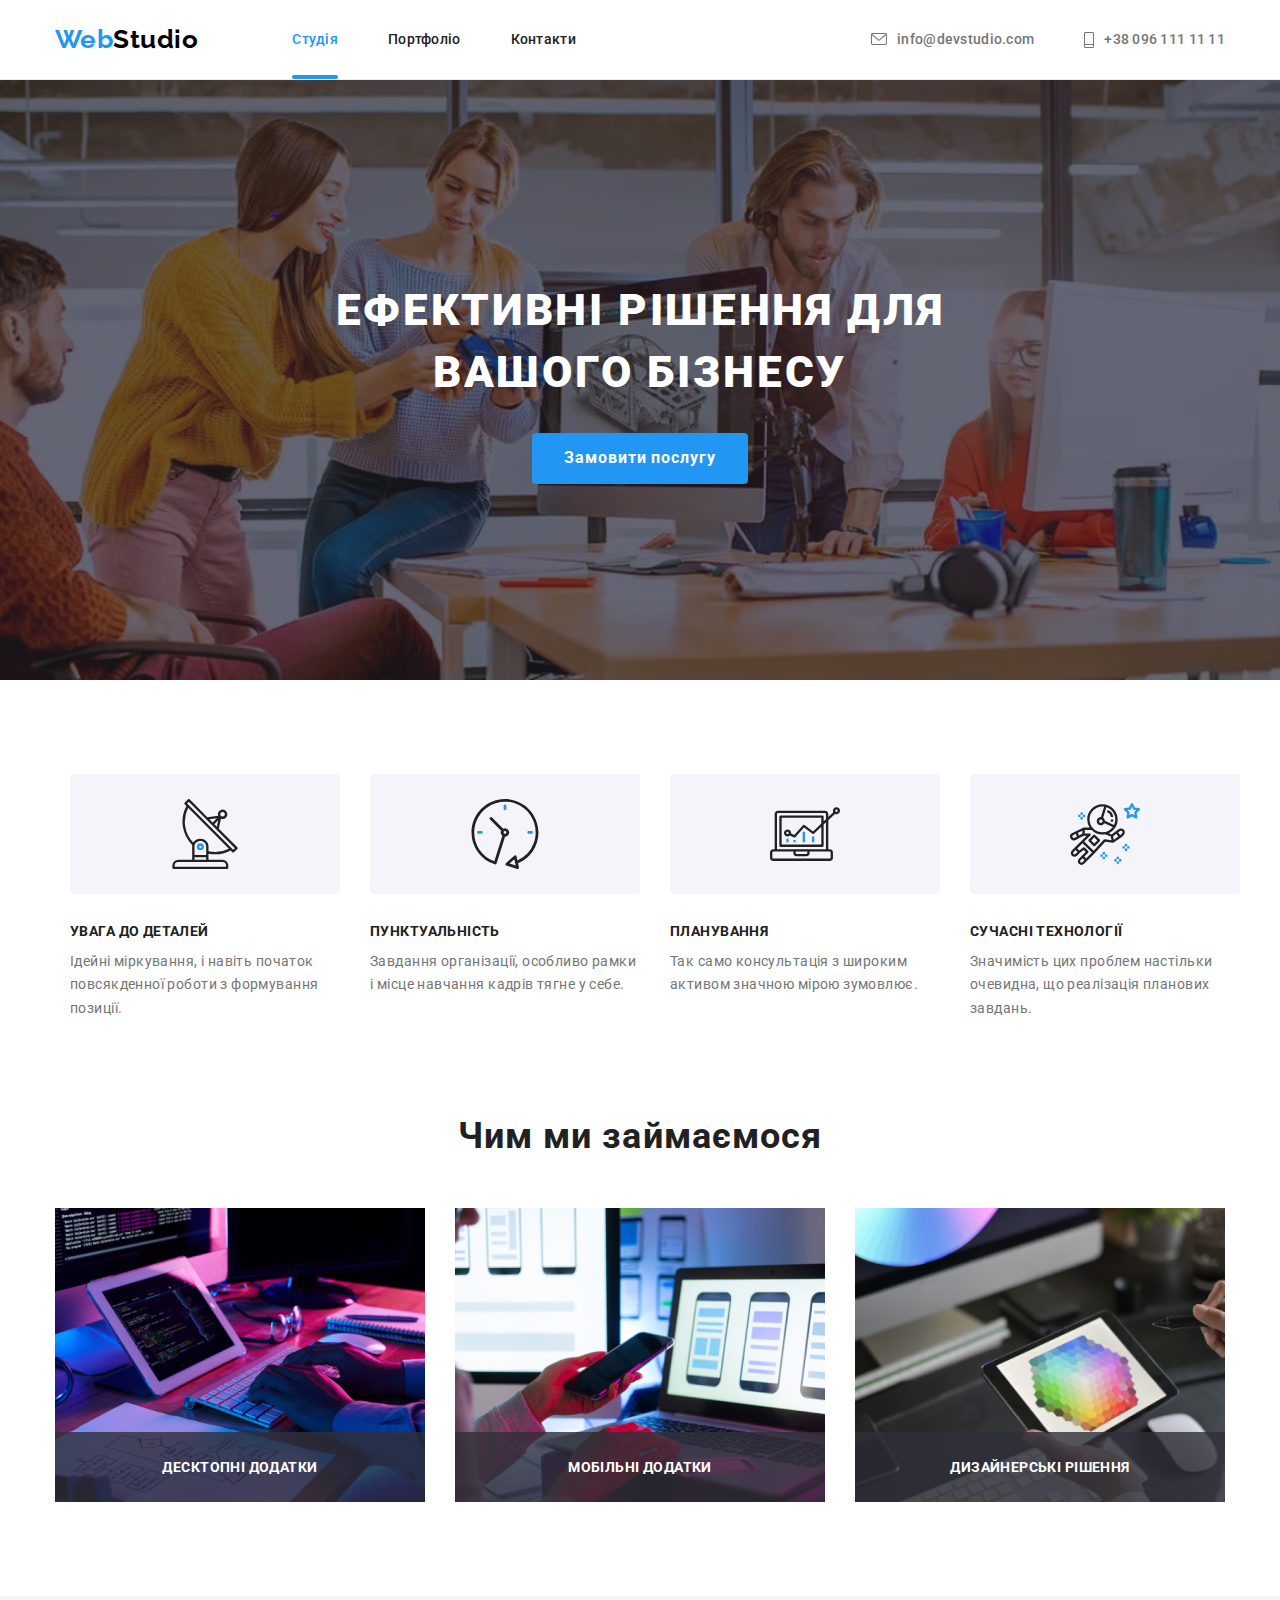
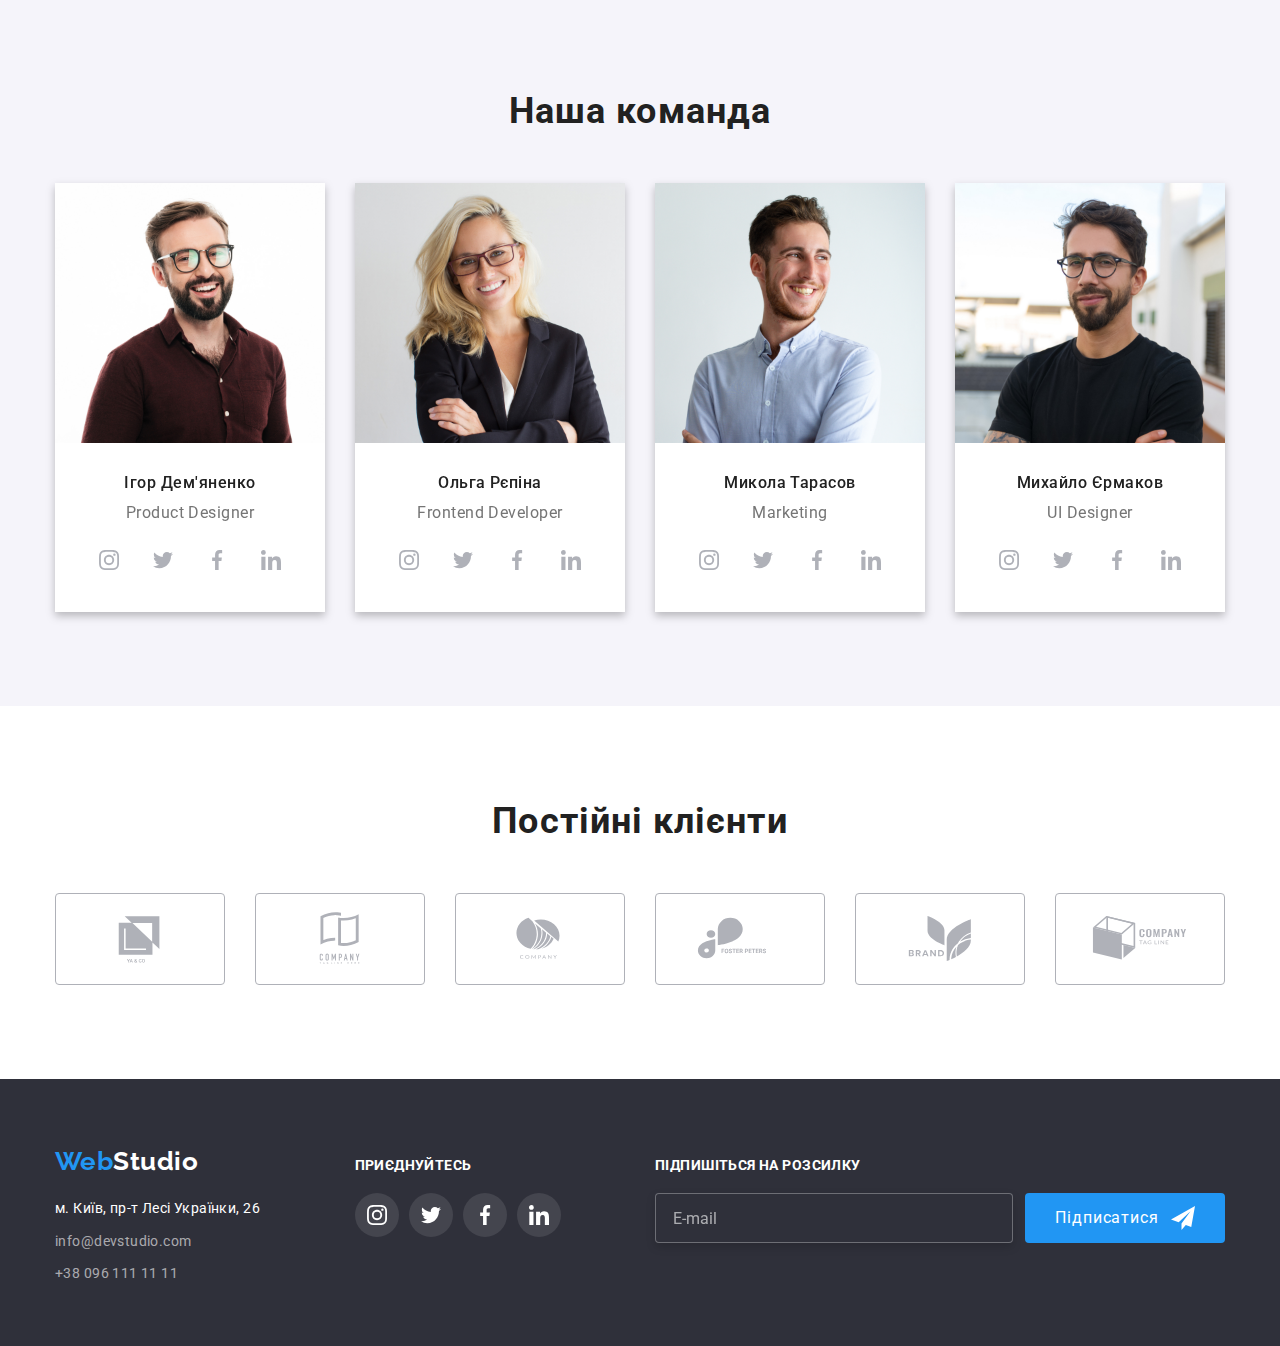
<file: index.html>
<!DOCTYPE html>
<html lang="uk">
<head>
    <meta charset="UTF-8">
    <meta http-equiv="X-UA-Compatible" content="IE=edge">
    <meta name="viewport" content="width=device-width, initial-scale=1.0">
    <title>Document</title>
    <link href="https://fonts.googleapis.com/css2?family=Raleway:wght@700&family=Roboto:wght@400;500;700;900&display=swap"
        rel="stylesheet">
    <link rel="stylesheet" href="https://cdnjs.cloudflare.com/ajax/libs/modern-normalize/1.0.0/modern-normalize.min.css">
    <link rel="stylesheet" href="./CSS/style.css">
</head>  
<body class="body">                              
    <header  class="page-header">
        <div class="container page-header-container">
                <a class="logo-link" href="./index.html">Web<span class="logo-header">Studio</span></a>
            <nav class="page-navigation">
                <ul class="site-nav list page-navigation">
                    <li class="nav-link"><a class="link current" href="">Студія</a></li>
                    <li class="nav-link"><a class="link " href="./portfolio.html">Портфоліо</a></li>
                    <li class="nav-link"><a class="link" href="">Контакти</a></li>
                </ul>
            </nav>
            <ul class="auth-nav list">
                <li><a class="link link-env" href="info@devstudio.com">
                    <svg class="icon-envelope" width="16px" height="12px">
                        <use href="./images/sprite22.svg#icon-mail"></use>
                    </svg>
                    info@devstudio.com</a></li>
                <li><a class="link link-fone" href="+380961111111">
                    <svg class="icon-fone" width="10px" height="16px">
                        <use href="./images/sprite22.svg#icon-fone1"></use>
                    </svg>
                    +38 096 111 11 11</a></li>
            </ul>
        </div>
    </header>

    <main>
        <section class="section-hero">
            <div class="container container-hero">
                <h1 class="hero">Ефективні рішення для вашого бізнесу</h1>
                <button data-modal-open class="button primary" type="button">Замовити послугу</button>
            </div>
        </section>
    
            <!-- h2 hidden -->
        
        <section class="section section-feature">
            <div class="container container-feature">
               
                <h2 class="visually-hidden">Переваги компанії</h2>
                <ul class="feature-list">
                    <li class="feature-item">
                        <div class="feature-icon-bg">
                            <svg class="feature-icon" width="70px" height="70px">
                                <use href="./images/sprite22.svg#icon-antenna" ></use>
                            </svg>
                        </div>
                        <h3 class="title">УВАГА ДО ДЕТАЛЕЙ</h3>
                        <p class="text">Ідейні міркування, і навіть початок повсякденної роботи з формування позиції.</p>
                    </li>
                    <li class="feature-item icon-clock">
                        <div class="feature-icon-bg">
                            <svg class="feature-icon" width="70px" height="70px">
                                <use href="./images/sprite22.svg#icon-clock" ></use>
                            </svg>
                        </div>
                        <h3 class="title">ПУНКТУАЛЬНІСТЬ</h3>
                        <p class="text">Завдання організації, особливо рамки і місце навчання кадрів тягне у себе.</p>
                    </li>
                    <li class="feature-item icon-diagram">
                        <div class="feature-icon-bg">
                            <svg class="feature-icon" width="70px" height="70px">
                                <use href="./images/sprite22.svg#icon-diagram" ></use>
                            </svg>
                        </div>
                        <h3 class="title">ПЛАНУВАННЯ</h3>
                        <p class="text">Так само консультація з широким активом значною мірою зумовлює.</p>
                    </li>
                    <li class="feature-item icon-astronaut">
                        <div class="feature-icon-bg">
                            <svg class="feature-icon" width="70px" height="70px">
                                <use href="./images/sprite22.svg#icon-astronaut" ></use>
                            </svg>
                        </div>
                        <h3 class="title">СУЧАСНІ ТЕХНОЛОГІЇ</h3>
                        <p class="text">Значимість цих проблем настільки очевидна, що реалізація планових завдань.</p>
                    </li>
                </ul>
            </div>
        </section>
        
        <section class="section section-images">
            <div class="container">
                <h2 class="section-title">Чим ми займаємося</h2>
                <ul class="section-images-foto">
                    <li>
                        <div class="images">
                            <img src="./images/img1.jpg" alt="екран з кодом" width="370">
                            <p class="images-text">Десктопні додатки</p>
                        </div>
                        
                    </li>
                    <li>
                        <div class="images">
                            <img src="./images/img2.jpg" alt="екран з мобільними телефонами" width="370">
                            <p class="images-text">Мобільні додатки</p>
                        </div>
                        
                    </li>
                    <li>
                        <div class="images">
                            <img src="./images/img3.jpg" alt="екран з графічним зображенням" width="370">
                            <p class="images-text">Дизайнерські рішення</p>
                        </div>
                        
                    </li>
                </ul>
            </div>
        </section>
       
        <section class="section section-team">
            <div class="container container-team">
                <h2 class="section-title">Наша команда</h2>
                <ul class="team">
                    <li class="team-list">
                        <img src="./images/img(1).jpg" alt="фото ігоря дем'яненко" width="270">
                        <div class="team-content">
                            <h3 class="title">Ігор Дем'яненко</h3>
                            <p class="text">Product Designer</p>
                            <ul class="net-list">
                                <li class="net-item"><a href="" class="net-link">
                                    <svg class="net-icon" width="20px" height="20px">
                                        <use href="./images/sprite22.svg#icon-instagram"></use> 
                                    </svg>
                                </a>
                                </li>
                                <li class="net-item"><a href="" class="net-link">
                                    <svg class="net-icon" width="20px" height="20px">
                                        <use href="./images/sprite22.svg#icon-twitter"></use>
                                    </svg>
                                </a></li>
                                <li class="net-item"><a href="" class="net-link">
                                    <svg class="net-icon" width="20px" height="20px">
                                        <use href="./images/sprite22.svg#icon-facebook"></use>
                                    </svg>
                                </a></li>
                                <li class="net-item"><a href="" class="net-link">
                                    <svg class="net-icon" width="20px" height="20px">
                                        <use href="./images/sprite22.svg#icon-linkedin"></use>
                                    </svg>
                                </a></li>
                            </ul>
                        </div>
                        
                    </li>
                    <li class="team-list">
                        <img src="./images/img(2).jpg" alt="фото ольги репіної" width="270">
                        <div class="team-content">
                        <h3 class="title">Ольга Рєпіна</h3>
                        <p class="text">Frontend Developer</p>  
                        <ul class="net-list">
                            <li class="net-item"><a href="" class="net-link">
                                    <svg class="net-icon" width="20px" height="20px">
                                        <use href="./images/sprite22.svg#icon-instagram"></use>
                                    </svg>
                                </a>
                            </li>
                            <li class="net-item"><a href="" class="net-link">
                                    <svg class="net-icon" width="20px" height="20px">
                                        <use href="./images/sprite22.svg#icon-twitter"></use>
                                    </svg>
                                </a></li>
                            <li class="net-item"><a href="" class="net-link">
                                    <svg class="net-icon" width="20px" height="20px">
                                        <use href="./images/sprite22.svg#icon-facebook"></use>
                                    </svg>
                                </a></li>
                            <li class="net-item"><a href="" class="net-link">
                                    <svg class="net-icon" width="20px" height="20px">
                                        <use href="./images/sprite22.svg#icon-linkedin"></use>
                                    </svg>
                                </a></li>
                        </ul>
                        </div>
                        
                    </li>
                    <li class="team-list">
                        <img src="./images/img(3).jpg" alt="фото миколи тарасова" width="270">
                        <div class="team-content">
                        <h3 class="title">Микола Тарасов</h3>
                        <p class="text">Marketing</p>
                        <ul class="net-list">
                            <li class="net-item"><a href="" class="net-link">
                                    <svg class="net-icon" width="20px" height="20px">
                                        <use href="./images/sprite22.svg#icon-instagram"></use>
                                    </svg>
                                </a>
                            </li>
                            <li class="net-item"><a href="" class="net-link">
                                    <svg class="net-icon" width="20px" height="20px">
                                        <use href="./images/sprite22.svg#icon-twitter"></use>
                                    </svg>
                                </a></li>
                            <li class="net-item"><a href="" class="net-link">
                                    <svg class="net-icon" width="20px" height="20px">
                                        <use href="./images/sprite22.svg#icon-facebook"></use>
                                    </svg>
                                </a></li>
                            <li class="net-item"><a href="" class="net-link">
                                    <svg class="net-icon" width="20px" height="20px">
                                        <use href="./images/sprite22.svg#icon-linkedin"></use>
                                    </svg>
                                </a></li>
                        </ul>
                        </div>
                    </li>
                    <li class="team-list">
                        <img src="./images/img(4).jpg" alt="фото михайла єрмакова" width="270">
                        <div class="team-content">
                        <h3 class="title">Михайло Єрмаков</h3>
                        <p class="text">UI Designer</p>
                        <ul class="net-list">
                            <li class="net-item"><a href="" class="net-link">
                                    <svg class="net-icon" width="20px" height="20px">
                                        <use href="./images/sprite22.svg#icon-instagram"></use>
                                    </svg>
                                </a>
                            </li>
                            <li class="net-item"><a href="" class="net-link">
                                    <svg class="net-icon" width="20px" height="20px">
                                        <use href="./images/sprite22.svg#icon-twitter"></use>
                                    </svg>
                                </a></li>
                            <li class="net-item"><a href="" class="net-link">
                                    <svg class="net-icon" width="20px" height="20px">
                                        <use href="./images/sprite22.svg#icon-facebook"></use>
                                    </svg>
                                </a></li>
                            <li class="net-item"><a href="" class="net-link">
                                    <svg class="net-icon" width="20px" height="20px">
                                        <use href="./images/sprite22.svg#icon-linkedin"></use>
                                    </svg>
                                </a></li>
                        </ul>
                        </div>
                        
                    </li>
                </ul>
            </div>
        </section>
        <section class="section section-client">
            <div class="container">
                <h2 class="section-title">Постійні клієнти</h2>
                <ul class="client-list">
                    <li class="client-item"><a href="" class="client-link">
                        <svg class="icon-client" width="106px" height="60px">
                            <use href="./images/sprite22.svg#icon-logo1"></use>
                        </svg>
                    </a></li>
                    <li class="client-item"><a href="" class="client-link">
                        <svg class="icon-client" width="106px" height="60px">
                            <use href="./images/sprite22.svg#icon-logo2"></use>
                        </svg>
                    </a></li>
                    <li class="client-item"><a href="" class="client-link">
                        <svg class="icon-client" width="106px" height="60px">
                            <use href="./images/sprite22.svg#icon-logo3"></use>
                        </svg>
                    </a></li>
                    <li class="client-item"><a href="" class="client-link">
                        <svg class="icon-client" width="106px" height="60px">
                            <use href="./images/sprite22.svg#icon-logo4"></use>
                        </svg>
                    </a></li>  
                    <li class="client-item"><a href="" class="client-link">
                        <svg class="icon-client" width="106px" height="60px">
                            <use href="./images/sprite22.svg#icon-logo5"></use>
                        </svg>
                    </a></li>
                    <li class="client-item"><a href="" class="client-link">
                        <svg class="icon-client" width="106px" height="60px">
                            <use href="./images/sprite22.svg#icon-logo6"></use>
                        </svg>
                    </a></li>
                </ul>
            </div>

        </section>
     </main>

    <footer class="footer">
        <div class="container footer-container">
            <div class="footer-adress">
                <a class="logo-link" href="./index.html">Web<span class="logo-header">Studio</span></a>
                <address>
                    <ul class="contact">
                        <li><a class="adress" href="https://www.google.com.ua/m" target="_blank" rel="noopener noreferrer">м.
                                Київ, пр-т Лесі Українки, 26</a></li>
                        <li><a class="link-footer" href="info@devstudio.com">info@devstudio.com</a></li>
                        <li><a class="link-footer" href="+380961111111">+38 096 111 11 11</a></li>
                    </ul>
                </address>
            </div>
            <div class="footer-net">
                <h4 class="footer-title">приєднуйтесь</h4> 
                <ul class="net-list-footer">
                    <li class="net-item"><a href="" class="net-link-footer">
                            <svg class="footer-icon" width="20px" height="20px">
                                <use href="./images/sprite22.svg#icon-instagram"></use>
                            </svg>
                        </a>
                    </li>
                    <li class="net-item"><a href="" class="net-link-footer">
                            <svg class="footer-icon" width="20px" height="20px">
                                <use href="./images/sprite22.svg#icon-twitter"></use>
                            </svg>
                        </a></li>
                    <li class="net-item"><a href="" class="net-link-footer">
                            <svg class="footer-icon" width="20px" height="20px">
                                <use href="./images/sprite22.svg#icon-facebook"></use>
                            </svg>
                        </a></li>
                    <li class="net-item"><a href="" class="net-link-footer">
                            <svg class="footer-icon" width="20px" height="20px">
                                <use href="./images/sprite22.svg#icon-linkedin"></use>
                            </svg>
                        </a></li>
                </ul>
            </div>
            <div class="footer-form-send">
                <p class="footer-text">Підпишіться на розсилку</p>
                <form class="form-footer">
                    <label for="email"></label>
                    <input type="email" name="email" id="email" placeholder="E-mail">
                    <button class="button-footer" type="submit">Підписатися <svg width="24px" height="24px">
                            <use href="./images/sprite22.svg#icon-icon-send"></use>
                        </svg></button>
                </form>
            </div>
        </div>
     </footer>


    <div data-modal class="backdrop is-hidden">
        <div class="modal">
            <button type="button" class="close-button" data-modal-close>
                <svg class="icon-close" width="18px" height="18px">
                    <use href="./images/sprite22.svg#icon-close"></use>
                </svg>
            </button>
            <div class="modal-activ">
                <h2 class="modal-title">Залиште свої дані, ми вам передзвонимо</h2>
                <form class="" action="">
                    <div class="form-field">
                        <label class="form-label" for="name">Ім'я</label>
                            <div class="form-control">
                                <input class="form-input" type="text" name="user name" id="name">
                                <svg class="form-icon" width="18px" height="18px">
                                    <use href="./images/sprite22.svg#icon-person-black-18dp-1"></use>
                                </svg>
                            </div>        
                    </div>

                    <div class="form-field">
                        <label class="form-label" for="phone">Телефон</label>
                            <div class="form-control">
                                <input class="form-input" type="tel" name="user phone" id="phone">
                                <svg class="form-icon" width="18px" height="18px">
                                    <use href="./images/sprite22.svg#icon-phone-black-18dp-1"></use>
                                </svg>
                            </div>    
                    </div>

                    <div class="form-field">
                        <label class="form-label" for="email">Пошта</label>
                            <div class="form-control">
                                <input class="form-input" type="email" name="user email" id="email">
                                <svg class="form-icon" width="18px" height="18px">
                                    <use href="./images/sprite22.svg#icon-email-black-18dp-1"></use>
                                </svg>
                            </div>    
                    </div>

                    <label class="form-label" for="comment">Коментар</label>
                    <textarea class="form-textarea" name="comment" id="comment" placeholder="Введіть текст"></textarea>
                      
                    <label class="checkbox-label" for="idcheckbox">
                        <input class="checkbox-input visually-hidden" name="user-polisy" value="accept-polisy" id="idcheckbox" type="checkbox"/>
                        <svg class="accept-icon-svg" width="20px" height="20px">
                            <use href="./images/sprite22.svg#icon-Vector-7"></use>
                        </svg>   
                        <span class="accept-text">Погоджуюся з розсилкою та приймаю</span>
                        <a class="form-checkbox-link" href="#">Умови договору</a>
                    </label>

                        <button class="send-button" type="submit">Відправити</button>

                </form>
            </div>
        </div>
    </div>
    
        <script src="./js/modal.js"></script>
    </body>
</body>
</html>
</file>
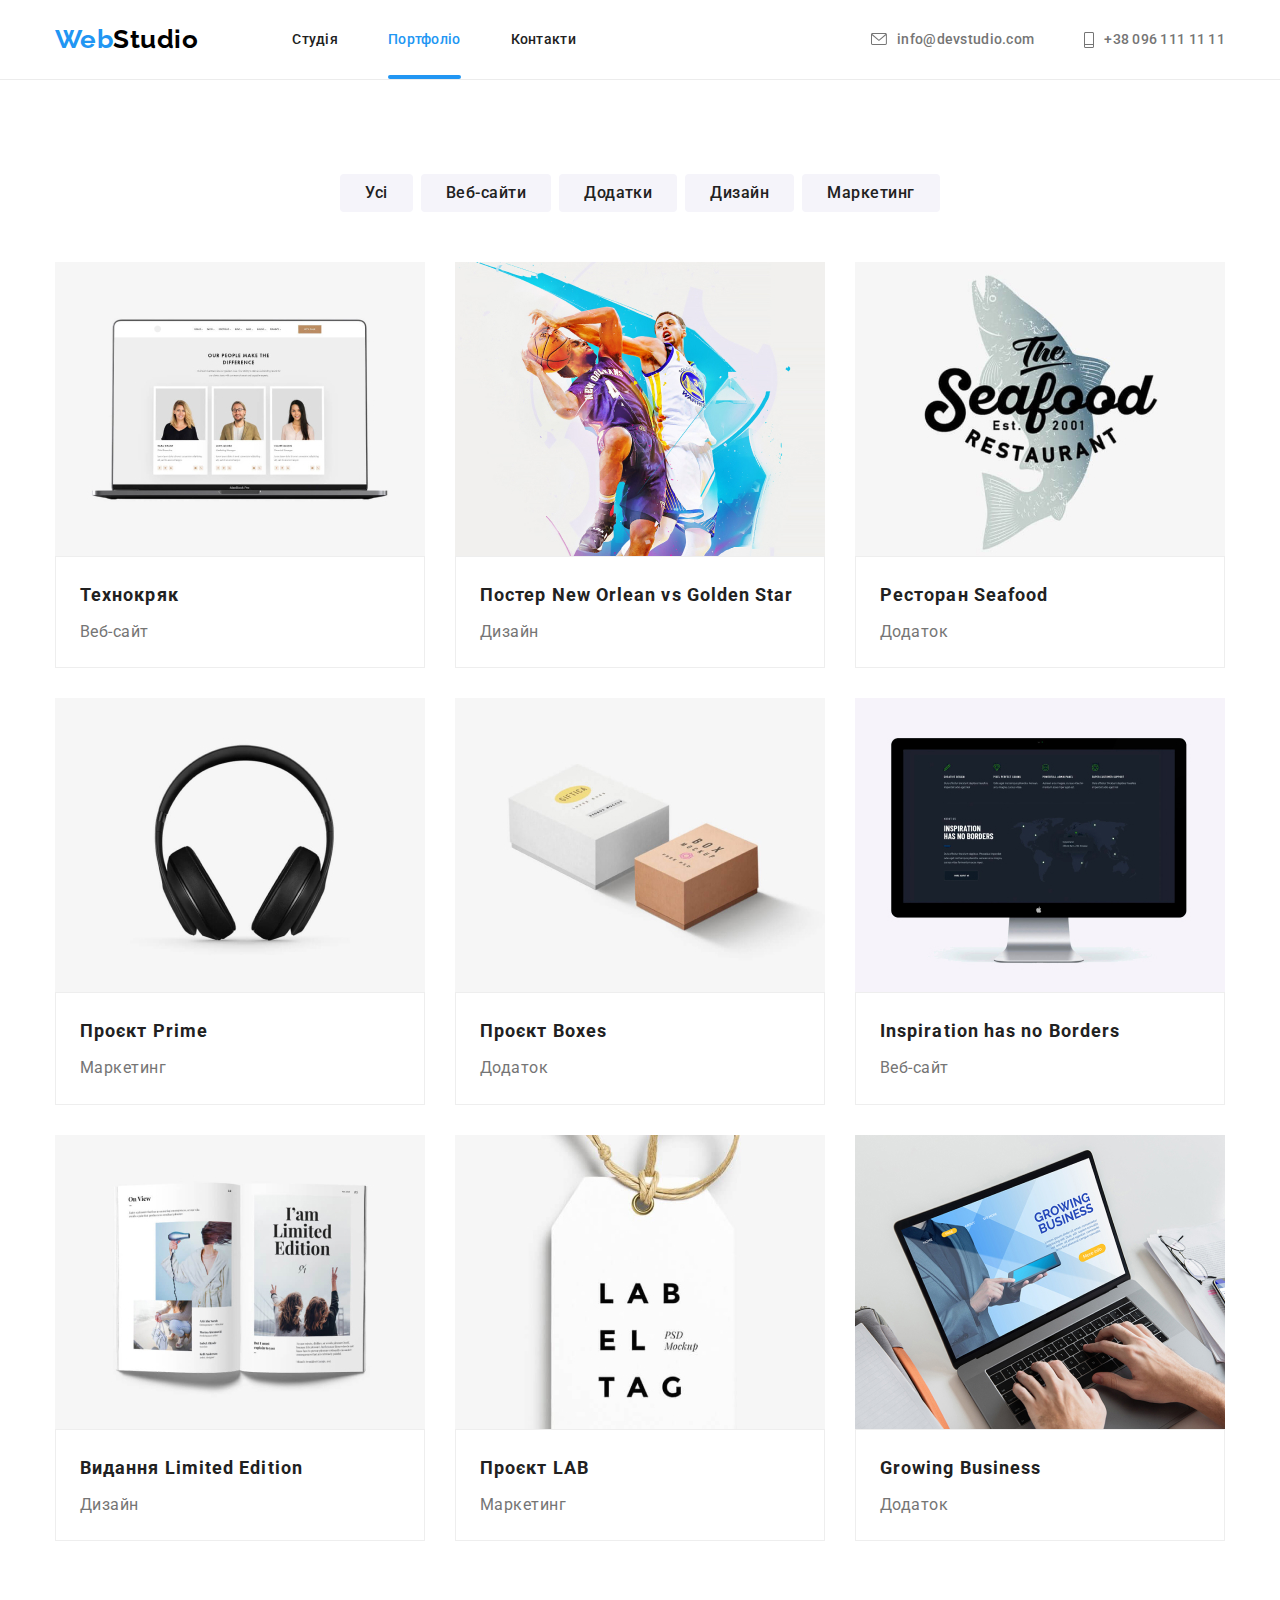
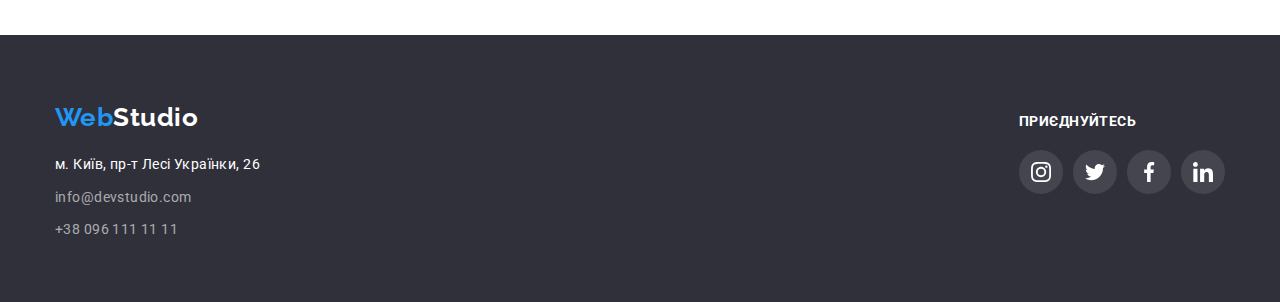
<file: portfolio.html>
<!DOCTYPE html>
<html lang="uk">

<head>
    <meta charset="UTF-8">
    <meta http-equiv="X-UA-Compatible" content="IE=edge">
    <meta name="viewport" content="width=device-width, initial-scale=1.0">
    <title>Document</title>
    <link 
        href="https://fonts.googleapis.com/css2?family=Raleway:wght@700&family=Roboto:wght@400;500;700;900&display=swap"
        rel="stylesheet">
    <link rel="stylesheet" href="https://cdnjs.cloudflare.com/ajax/libs/modern-normalize/1.0.0/modern-normalize.min.css">

    <link rel="stylesheet" href="./CSS/style.css">
</head>

<body class="body">
    <header class="page-header">
        <div class="container page-header-container">
            <a class="logo-link" href="./index.html">Web<span class="logo-header">Studio</span></a>
            <nav class="page-navigation">
                <ul class="site-nav list page-navigation">
                    <li class="nav-link"><a class="link" href="./index.html">Студія</a></li>
                    <li class="nav-link"><a class="link current" href="">Портфоліо</a></li>
                    <li class="nav-link"><a class="link" href="">Контакти</a></li>
                </ul>
            </nav>
            <ul class="auth-nav list">
                <li><a class="link link-env" href="info@devstudio.com">
                    <svg class="icon-envelope" width="16px" height="12px">
                        <use href="./images/sprite22.svg#icon-mail"></use>
                    </svg>
                    info@devstudio.com</a></li>
                <li><a class="link link-fone" href="+380961111111">
                    <svg class="icon-fone" width="10px" height="16px">
                        <use href="./images/sprite22.svg#icon-fone1"></use>
                    </svg>
                    +38 096 111 11 11</a></li>
            </ul>
        </div>
    </header>
    
    <main>
        <section class="section">
            <div class="container">
            <h1 class="visually-hidden">Портфоліо</h1>
                <ul class="filter-btn">
                    <li><button class="button filter" type="button">Усі</button></li>
                    <li><button class="button filter" type="button">Веб-сайти</button></li>
                    <li><button class="button filter" type="button">Додатки</button></li>
                    <li><button class="button filter" type="button">Дизайн</button></li>
                    <li><button class="button filter" type="button">Маркетинг</button></li>
                </ul>
            </div>

            <div class="container">
                <ul class="filter-content">
                    <li>
                        <a class="foto-content" href="">
                            <div class="thumb">
                                <img src="./images/img(5).jpg" alt="співробітники компанії" width="370" />
                                <div class="overlay">
                                    <p class="overlay-text">Ресурс пропонує комплексні пропозиції з різним рівнем функціоналу та сервісів. Все це
                                    дозволить відвідувачу отримати вичерпні відомості про компанію чи приватну особу.</p>
                                </div>
                            </div>
                            <div class="portfolio-content">
                                <h3 class="title-portfolio">Технокряк</h3>
                                <p class="text-portfolio">Веб-сайт</p>
                            </div>
                        </a>
                    </li>
                
                    <li>
                        <a class="foto-content" href="">
                            <div class="thumb">
                                <img src="./images/img(6).jpg" alt="баскетболісти" width="370" />
                                <div class="overlay">
                                    <p class="overlay-text">Ресурс пропонує комплексні пропозиції з різним рівнем функціоналу та сервісів. Все це
                                        дозволить відвідувачу отримати вичерпні відомості про компанію чи приватну особу.</p>
                                </div>
                            </div>
                            <div class="portfolio-content">
                                <h3 class="title-portfolio">Постер New Orlean vs Golden Star</h3>
                                <p class="text-portfolio">Дизайн</p>
                            </div>
                        </a>
                    </li>
                    
                    <li>
                        <a class="foto-content" href="">
                            <div class="thumb">
                                <img src="./images/img(7).jpg" alt="логотип ресторана" width="370" />
                                <div class="overlay">
                                    <p class="overlay-text">Ресурс пропонує комплексні пропозиції з різним рівнем функціоналу та сервісів. Все це
                                        дозволить відвідувачу отримати вичерпні відомості про компанію чи приватну особу.</p>
                                </div>
                            </div>
                            <div class="portfolio-content">
                                <h3 class="title-portfolio">Ресторан Seafood</h3>
                                <p class="text-portfolio">Додаток</p>
                            </div>
                        </a>
                    </li>
                   
                    <li>
                        <a class="foto-content" href="">
                            <div class="thumb">
                                <img src="./images/img(8).jpg" alt="навушники" width="370" />
                                <div class="overlay">
                                    <p class="overlay-text">Ресурс пропонує комплексні пропозиції з різним рівнем функціоналу та сервісів. Все це
                                        дозволить відвідувачу отримати вичерпні відомості про компанію чи приватну особу.</p>
                                </div>
                            </div>
                            <div class="portfolio-content">
                                <h3 class="title-portfolio">Проєкт Prime</h3>
                                <p class="text-portfolio">Маркетинг</p>
                            </div>
                        </a>
                    </li>
                   
                    <li>
                        <a class="foto-content" href="">
                            <div class="thumb">
                                <img src="./images/img(9).jpg" alt="дві коробки" width="370" />
                                <div class="overlay">
                                    <p class="overlay-text">Ресурс пропонує комплексні пропозиції з різним рівнем функціоналу та сервісів. Все
                                        це
                                        дозволить відвідувачу отримати вичерпні відомості про компанію чи приватну особу.</p>
                                </div>
                            </div>
                            <div class="portfolio-content">
                                <h3 class="title-portfolio">Проєкт Boxes</h3>
                                <p class="text-portfolio">Додаток</p>
                            </div>
                        </a>
                    </li>
                    
                    <li>
                        <a class="foto-content" href="">
                            <div class="thumb">
                                <img src="./images/img(10).jpg" alt="монітор" width="370" />
                                <div class="overlay">
                                    <p class="overlay-text">Ресурс пропонує комплексні пропозиції з різним рівнем функціоналу та сервісів. Все це
                                        дозволить відвідувачу отримати вичерпні відомості про компанію чи приватну особу.</p>
                                </div>
                            </div>
                            <div class="portfolio-content">
                                <h3 class="title-portfolio">Inspiration has no Borders</h3>
                                <p class="text-portfolio">Веб-сайт</p>
                            </div>
                        </a>
                    </li>
                    
                    <li>
                        <a class="foto-content" href="">
                            <div class="thumb">
                                <img src="./images/img(11).jpg" alt="розгортка журналу" width="370" />
                                <div class="overlay">
                                    <p class="overlay-text">Ресурс пропонує комплексні пропозиції з різним рівнем функціоналу та сервісів. Все це
                                        дозволить відвідувачу отримати вичерпні відомості про компанію чи приватну особу.</p>
                                </div>
                            </div>
                            <div class="portfolio-content">
                                <h3 class="title-portfolio">Видання Limited Edition</h3>
                                <p class="text-portfolio">Дизайн</p>
                            </div>
                        </a>
                    </li>
                    
                   <li>
                    <a class="foto-content" href="">
                        <div class="thumb">
                            <img src="./images/img(12).jpg" alt="ярлик" width="370" />
                            <div class="overlay">
                                <p class="overlay-text">Ресурс пропонує комплексні пропозиції з різним рівнем функціоналу та сервісів. Все це
                                    дозволить відвідувачу отримати вичерпні відомості про компанію чи приватну особу.</p>
                            </div>
                        </div>
                        <div class="portfolio-content">
                            <h3 class="title-portfolio">Проєкт LAB</h3>
                            <p class="text-portfolio">Маркетинг</p>
                        </div>
                    </a>
                   </li>
                    
                    <li>
                        <a class="foto-content" href="">
                            <div class="thumb">
                                <img src="./images/img(13).jpg" alt="набір на ноутбуці" width="370" />
                                <div class="overlay">
                                    <p class="overlay-text">Ресурс пропонує комплексні пропозиції з різним рівнем функціоналу та сервісів. Все це
                                        дозволить відвідувачу отримати вичерпні відомості про компанію чи приватну особу.</p>
                                </div>
                            </div>
                            <div class="portfolio-content">
                                <h3 class="title-portfolio">Growing Business</h3>
                                <p class="text-portfolio">Додаток</p>
                            </div>
                        
                        
                        </a>
                    </li>
                    
                    
                </ul>
            </div>
        </section>
    </main>
    <footer class="footer">
        <div class="container footer-container">
            <div class="footer-adress">
                <a class="logo-link" href="./index.html">Web<span class="logo-header">Studio</span></a>
                <address>
                    <ul class="contact">
                        <li><a class="adress" href="https://www.google.com.ua/m" target="_blank"
                                rel="noopener noreferrer">м.
                                Київ, пр-т Лесі Українки, 26</a></li>
                        <li><a class="link-footer" href="info@devstudio.com">info@devstudio.com</a><br /></li>
                        <li><a class="link-footer" href="+380961111111">+38 096 111 11 11</a></li>
                    </ul>
                </address>
            </div>
            <div class="footer-net">
                <h4 class="footer-title">приєднуйтесь</h4>
                <ul class="net-list-footer">
                    <li class="net-item"><a href="" class="net-link-footer">
                            <svg class="footer-icon" width="20px" height="20px">
                                <use href="./images/sprite22.svg#icon-instagram"></use>
                            </svg>
                        </a>
                    </li>
                    <li class="net-item"><a href="" class="net-link-footer">
                            <svg class="footer-icon" width="20px" height="20px">
                                <use href="./images/sprite22.svg#icon-twitter"></use>
                            </svg>
                        </a></li>
                    <li class="net-item"><a href="" class="net-link-footer">
                            <svg class="footer-icon" width="20px" height="20px">
                                <use href="./images/sprite22.svg#icon-facebook"></use>
                            </svg>
                        </a></li>
                    <li class="net-item"><a href="" class="net-link-footer">
                            <svg class="footer-icon" width="20px" height="20px">
                                <use href="./images/sprite22.svg#icon-linkedin"></use>
                            </svg>
                        </a></li>
                </ul>
            </div>
        </div>
    
    </footer>

</body>
</html>
</file>
<file: CSS/style.css>
/* основной цвет #757575; */
/* heder background #FFFFFF */
/* main background #F5F5F5, #F5F4FA*/
/* footer background #2F303A */


h1,
h2,
h3,
p {

    margin-top: 0;
    margin-bottom: 0;
}

ul,ol {

    margin-top: 0;
    margin-bottom: 0;
    padding-left: 0;
    list-style: none;
}

*
*::before,
*::after {

    box-sizing: border-box;
}

img {

    display: block;
    max-width: 100%;
    height: auto;
}
 
button {

    cursor: pointer;
}

.list {

    padding: 0;
    margin: 0;
    list-style: none;
}

.container {

    width: 100%;
    max-width: 1200px;
    margin: 0 auto;
    padding: 0 15px;
}

.section {

    padding: 94px 0;
    align-items: center;
}

:root {

    --primary-text-color: #757575;
    --title-text-color: #212121; 
    --accent-color: #2196F3;
    --whight: #FFFFFF;
}

.body {

    color: var(--primary-text-color);
    background-color: #FFFFFF;
    font-family: Roboto, sans-serif;
    letter-spacing: 0.03em;
}

.logo-link {

    color: var(--accent-color);
    font-family: Raleway, sans-serif;
    font-style: normal;
    font-weight: 700;
    font-size: 26px;
    line-height: 1.2;
    text-decoration: none;
}

.logo-header {

    color: #000000;
    font-family: Raleway, sans-serif;
    font-style: normal;
    font-weight: 700;
    font-size: 26px;
    line-height: 1.2;
    text-decoration: none;
}

.page-header{

    padding-top: 24px;
    padding-bottom: 24px;
    border-bottom: 1px solid #ECECEC;
}

.page-navigation{

    display: flex;
    align-items: center;
    column-gap: 50px;
    margin-left: 47px;
}

.auth-nav.list {

    display: flex;
    margin-left: auto;
    column-gap: 50px;  
}

.page-header-container {

    display: flex;
    align-items: center;
}

.site-nav .link {  
   
    color: var(--title-text-color);
    font-style: normal;
    font-weight: 500;
    font-size: 14px;
    line-height: 1.1;
    letter-spacing: 0.02em;
    text-decoration: none;

    transition-property: color;
    transition-duration: 250ms;
    transition-timing-function: cubic-bezier(0.4, 0, 0.2, 1);
}

.site-nav .link.current {
    
    color: var(--accent-color);
    font-style: normal;
    font-weight: 500;
    font-size: 14px;
    line-height: 1.1;
    letter-spacing: 0.02em;
    text-decoration: none;
}

.nav-link {

    position: relative;
    display: block;
}

.current::after {

    position: absolute;
    display: inline-block;
    content: " ";
    width: 100%;
    height: 4px;
    left: 0;
    bottom: -32px;
    background-color: var(--accent-color);
    border-radius: 2px;
}

.auth-nav .link {

    color: var(--primary-text-color);
    font-style: normal;
    font-weight: 500;
    font-size: 14px;
    line-height: 1.1;
    letter-spacing: 0.02em;
    text-decoration: none;

    transition-property: color;
    transition-duration: 250ms;
    transition-timing-function: cubic-bezier(0.4, 0, 0.2, 1);
}

.icon-envelope {

    fill: var(--primary-text-color);

    transition-property: fill;
    transition-duration: 250ms;
    transition-timing-function: cubic-bezier(0.4, 0, 0.2, 1);
}

.icon-fone {

    fill: var(--primary-text-color);
    
    transition-property: fill;
    transition-duration: 250ms;
    transition-timing-function: cubic-bezier(0.4, 0, 0.2, 1);
}

.link-env:hover .icon-envelope,
.link-env:focus .icon-envelope {

    fill: var(--accent-color);
    color: var(--accent-color);
}

.link-fone:hover .icon-fone,
.link-fone:focus .icon-fone {

    fill: var(--accent-color);
    color: var(--accent-color);
}

.page-header.auth-nav .link {

    color: rgba(255, 255, 255, 0.6);
    text-decoration: none;

    transition-property: color;
    transition-duration: 250ms;
    transition-timing-function: cubic-bezier(0.4, 0, 0.2, 1);
}

.link {

    display: flex;
    align-items: center;
    gap: 10px;
}

.link:hover,
.link:focus {

    color: var(--accent-color);
}

.hero {
    
    color: #FFFFFF;
    font-style: normal;
    font-weight: 900;
    font-size: 44px;
    line-height: 1.4;
    max-width: 696px;
    margin: 0 auto;
    text-align: center;
    letter-spacing: 0.06em;
    text-transform: uppercase;
    margin-bottom: 30px;
}

.section-hero {

    max-width: 1600px;
    max-height: 600px;
    background-color: #2F303A;
    background-image: linear-gradient(to right,rgba(47, 48, 58, 0.4), rgba(47,48,58,0.4)), url(../images/HERO.jpg);
    background-repeat: no-repeat;
    background-position: center; 
    background-size: cover;
    text-align: center;
    margin: 0 auto;
    padding: 200px 0;
}

.section-feature {

    padding-bottom: 47px;
}

.feature-list {

    width: 1200px;
    padding: 0 15px;
    display: flex;
    column-gap: 30px;
    margin-left: auto;
    margin-right: auto;
    justify-content: center;
}

.feature-icon-bg{

    display: flex;
    height: 120px;
    justify-content: center;
    align-items: center;
    background: #F5F4FA;
    border-radius: 4px;
}

.icon-feature {

    display: block;
    background-size: contain;
    background-repeat: no-repeat;
    background-position: center;
    }

.icon {
    
    background-size: contain;
    background-repeat: no-repeat;
    background-position: center;
}    

.feature-list .title {

    color: var(--title-text-color);
    font-style: normal;
    font-weight: 700;
    font-size: 14px;
    line-height: 1.1;
    letter-spacing: 0.03em;
    text-transform: uppercase;
    margin-bottom: 10px;
    margin-top: 30px;
}

.feature-list .text {

    font-style: normal;
    font-weight: 400;
    font-size: 14px;
    line-height: 1.7;
    letter-spacing: 0.03em;
    width: 270px;
}

.visually-hidden {

    margin-top: 94px;
    margin-bottom: 0;
    position: absolute;
    width: 1px;
    height: 1px;
    margin: -1px;
    border: 0;
    padding: 0;
    white-space: nowrap;
    clip-path: inset(100%);
    clip: rect(0 0 0 0);
    overflow: hidden;
}

.section-images {

    padding-top: 47px;
}

.section-images-foto {
    
    display: flex;
    margin-right: auto;
    margin-left: auto;
    justify-content: center;
    column-gap: 30px;
    align-items: center;
}
 

.section-team {

    background: #F5F4FA;
}
 
.team {

    display: flex;
    justify-content: center;
    column-gap: 30px;
    border-width: 1px;
    border-color: var(--primary-text-color)
}

.team-list {
    filter: drop-shadow(0px 4px 4px rgba(0, 0, 0, 0.25));
}

.team-content {

    border-width: 1px;
    border-color: var(--primary-text-color);
    background: white;
    padding-top: 30px;
    padding-bottom: 30px;
    width: 270px;
}

.team .title {

    color: var(--title-text-color);
    font-style: normal;
    font-weight: 500;
    font-size: 16px;
    line-height: 1.2;
    /* identical to box height */
    text-align: center;
    letter-spacing: 0.03em;
    margin-bottom: 10px;
}

.team .text {

    color: var(--primary-text-color);
    font-style: normal;
    font-weight: 400;
    font-size: 16px;
    line-height: 1.2;
    /* identical to box height */
    text-align: center;
    letter-spacing: 0.03em;
}

.net-list {

    display: flex;
    justify-content: center;
    gap: 10px;
    margin-top: 16px;
}

.net-link {

    width: 44px;
    height: 44px;
    display: flex;
    align-items: center;
    justify-content: center;
    border-radius: 50%;
    background-color: #FFFFFF;

    transition-property: background-color;
    transition-duration: 250ms;
    transition-timing-function: cubic-bezier(0.4, 0, 0.2, 1);   
}

.net-link:hover,
.net-link:focus {

    background-color: #2196F3;
}

.net-link:hover .net-icon,
.net-link:focus .net-icon{

    fill: white;
}

.net-icon {

    fill:#AFB1B8;

    transition-property: fill;
    transition-duration: 250ms;
    transition-timing-function: cubic-bezier(0.4, 0, 0.2, 1);
}

.client-list {

    display: flex;
    gap: 30px;   
}

.client-item {
    width: calc((100% - 150px) / 6);
}

.client-link:hover,
.client-link :focus {

    border-color: var(--accent-color);
}

.client-link:hover .icon-client,
.client-link:focus .icon-client{
    
    fill: var(--accent-color);
}

.icon-client {

    fill: #AFB1B8;

    transition-property: fill;
    transition-duration: 250ms;
    transition-timing-function: cubic-bezier(0.4, 0, 0.2, 1);
}

.client-link {
    
    display: flex;
    justify-content: center;
    align-items: center;
    width: 100%;
    height: 92px;
    border: 1px solid #AFB1B8;
    border-radius: 4px;

    transition-property: border;
    transition-duration: 250ms;
    transition-timing-function: cubic-bezier(0.4, 0, 0.2, 1);
}

.section-title {

    color: var(--title-text-color);
    font-style: normal;
    font-weight: 700;
    font-size: 36px;
    line-height: 1.2;
    text-align: center;
    letter-spacing: 0.03em;
    margin-bottom: 50px;
}

.button {

    display: inline-block;
    color: var(--whight);
    background-color: var(--accent-color);
}
 
.button.primary {

    display: inline-block;
    min-width: 216px;
    padding: 10px 32px;
    color: var(--whight);
    background-color: var(--accent-color);
    font-weight: 700;
    font-size: 16px;
    line-height: 1.9;
    letter-spacing: 0.06em;
    border: none;
    border-radius: 4px;

    transition-property: color;
    transition-duration: 250ms;
    transition-timing-function: cubic-bezier(0.4, 0, 0.2, 1);
}

.button.primary .section-hero {

    margin-top: 30px;
}

.button.primary:hover,
.button.primary:focus {

  color: #000000;
}

.button.secondery {

    color: var(--accent-color);
    background-color: var(--whight);
    font-style: normal;
    font-weight: 500;
    font-size: 14px;
    line-height: 16px;
    letter-spacing: 0.02em;
    text-decoration: none;
}

.button.filter {

    background-color: #F5F4FA;
    color: var(--title-text-color);
    font-style: normal;
    font-weight: 500;
    font-size: 16px;
    line-height: 1.6;
    text-align: center;
    letter-spacing: 0.03em;
    
    border: none;
    border-radius: 4px;
    padding: 6px 25px;

    transition-property: color, background-color, box-shadow;
    transition-duration: 250ms;
    transition-timing-function: cubic-bezier(0.4, 0, 0.2, 1);
}

.filter-btn {

    display: flex;
    column-gap: 8px;
    justify-content: center;
    min-width: max-content; 
    margin-bottom: 50px;
}

.filter-content {

    display: flex;
    flex-wrap: wrap;
    column-gap: 30px;
    row-gap: 30px;
    justify-content: center;  
}

.filter:hover, 
.filter:focus {

    color: #FFFFFF;
    background-color: #2196F3;
    box-shadow: 0px 3px 1px rgba(0, 0, 0, 0.1), 0px 1px 2px rgba(0, 0, 0, 0.08), 0px 2px 2px rgba(0, 0, 0, 0.12);
    border-radius: 4px;
}

.title-portfolio {

    color: var(--title-text-color);
    font-style: normal;
    font-weight: 700;
    font-size: 18px;
    line-height: 2;
    letter-spacing: 0.06em;
    margin-bottom: 4px;    
}

.text-portfolio {

    font-family: 'Roboto';
    font-style: normal;
    font-weight: 400;
    font-size: 16px;
    line-height: 1.9;
    letter-spacing: 0.03em;
    color: #757575;
}

.portfolio-content {

    padding: 20px 24px;
    border: 1px solid #EEEEEE;
}

.foto-content {

    display: block;
    text-decoration: none;

    transition-property: box-shadow;
    transition-duration: 250ms;
    transition-timing-function: cubic-bezier(0.4, 0, 0.2, 1);
}

.foto-content:hover,
.foto-content:focus {

    box-shadow: 0px 1px 1px rgba(0, 0, 0, 0.12), 0px 4px 4px rgba(0, 0, 0, 0.06), 1px 4px 6px rgba(0, 0, 0, 0.16);
   
}

.thumb {

    position: relative;
    overflow: hidden;
    width: 100%;
    height: 100%;
}

.overlay {

    position: absolute;
    background-color: rgba(33, 150, 243, 0.9);
    opacity: 0;
    top: 0;
    left: 0;
    width: 100%;
    height: 100%;
    pointer-events: none;
    transform: translateY(100%);
    transition-property: transform, opacity;
    transition-duration: 500ms;
    transition-timing-function: cubic-bezier(0.4, 0, 0.2, 1);
    
}

.foto-content:hover .overlay,
.foto-content:focus .overlay {

    opacity: 1;
    transform: translateY(0);
}

.overlay-text {

    font-family: 'Roboto';
    font-weight: 400;
    font-size: 18px;
    line-height: 1.6;
    letter-spacing: 0.03em;
    color: #FFFFFF;

    margin: 0;
    padding: 63px 24px;
}


.footer {

    background-color:#2F303A;
    padding-top: 60px;
    padding-bottom: 60px;
}
   
.footer .adress {

    color: #FFFFFF;
    font-style: normal;
    font-weight: 400;
    font-size: 14px;
    line-height: 1.7;
    letter-spacing: 0.03em;
    text-decoration: none;
    margin-top: 20px;
    margin-bottom: 9px;

    transition-property: color;
    transition-duration: 250ms;
    transition-timing-function: cubic-bezier(0.4, 0, 0.2, 1);
}

.link-footer {

    font-family: 'Roboto';
    font-style: normal;
    font-weight: 400;
    font-size: 14px;
    line-height: 1.7;
    letter-spacing: 0.03em;
    text-decoration: none;
    color: rgba(255, 255, 255, 0.6);

    transition-property: color;
    transition-duration: 250ms;
    transition-timing-function: cubic-bezier(0.4, 0, 0.2, 1);
    
}

.contact {

    display: flex;
    flex-direction: column;
    margin-top: 20px;
    row-gap: 9px;
}

.footer .adress:hover,
.footer .adress:focus {

    color: var(--accent-color);
}


.footer .link-footer:hover,
.footer .link-footer:focus {

    color: var(--accent-color);
}


.footer .logo-header {

    color: #FFFFFF;
}

.footer-title {

    font-family: 'Roboto';
    font-weight: 700;
    font-size: 14px;
    line-height: 1.14;
    letter-spacing: 0.03em;
    text-transform: uppercase;
    color: #FFFFFF;
    margin-bottom: 20px;
    padding-top: -25px;  
}

.footer-net {

    display: block;
    
}

.footer-container{

    display: flex;
    align-items: baseline;
    justify-content: space-between;
}

.net-list-footer {

    display: flex;
    justify-content: center;
    gap: 10px;
    margin-top: 16px;
}

.net-link-footer {

    width: 44px;
    height: 44px;
    display: flex;
    align-items: center;
    justify-content: center;
    border-radius: 50%;
    background-color: rgba(255, 255, 255, 0.1);

    transition-property: background-color;
    transition-duration: 250ms;
    transition-timing-function: cubic-bezier(0.4, 0, 0.2, 1);
}

.net-link-footer:hover,
.net-link-footer:focus {

    background-color: #2196F3;
}

.net-link:hover .net-icon,
.net-link:focus .net-icon {

    fill: white;
}

.footer-icon {
    fill: white;
}

.backdrop {

    position: fixed;
    top: 0;
    left: 0;
    z-index: 1;
    width: 100%;
    height: 100%;
    opacity: 1;
    visibility: visible;
    background: rgba(0, 0, 0, 0.2);
    box-shadow: 0px 4px 4px rgba(0, 0, 0, 0.25);

    transition-property: opacity, visibility;
    transition-duration: 250ms;
    transition-timing-function: cubic-bezier(0.4, 0, 0.2, 1);
}

.backdrop.is-hidden {

    visibility: hidden;
    opacity: 0;
    pointer-events: none;
}

.backdrop.is-hidden.modal {

    transform: translate(50%, 50%) scale(0.9);
}

.modal {
    position: absolute;
    top: 50%;
    left: 50%;
    width: 528px;
    height: 581px;
    transform: translate(-50%, -50%) scale(0.9);
    background: #FFFFFF;
    box-shadow: 0px 1px 3px rgba(0, 0, 0, 0.12), 0px 1px 1px rgba(0, 0, 0, 0.14), 0px 2px 1px rgba(0, 0, 0, 0.2);
    border-radius: 4px;
    opacity: 1;

    transition-property: transform;
    transition-duration: 250ms;
    transition-timing-function: cubic-bezier(0.4, 0, 0.2, 1);
}

.close-button {
    
    position: absolute;
    top: 8px;
    right: 8px;
    width: 30px;
    height: 30px;
    padding: 5px 4px 6px 4px;
    border: 1px solid rgba(0, 0, 0, 0.1);
    background-color: white;
    border-radius: 50%;
    cursor: pointer;
}

.icon-close {

    fill: var(--primary-text-color);

    transition-property: fill;
    transition-duration: 250ms;
    transition-timing-function: cubic-bezier(0.4, 0, 0.2, 1);
}

.icon-close:hover,
.icon-close:focus {

    fill: var(--accent-color);
}

.images {

    position: relative;
    display: flex;
    justify-content: center;
}

.images::before {

    content: " ";
    position: absolute;
    bottom: 0;
    width: 100%;
    height: 70px;
    background: rgba(47, 48, 58, 0.8);
}

.images-text {

    position: absolute;
    bottom: 0;
    margin: 0;
    padding: 27px 0;
    font-family: 'Roboto';
    font-style: normal;
    font-weight: 700;
    font-size: 14px;
    line-height: 1.1;
    text-align: center;
    letter-spacing: 0.03em;
    text-transform: uppercase;
    color: #FFFFFF;
}

.modal-activ {

    padding: 40px;
}

.modal-title {

    font-family: 'Roboto';
    font-weight: 700;
    font-size: 20px;
    line-height: 1.2;
    text-align: center;
    letter-spacing: 0.03em;
    color: var(--title-text-color);
    margin: 0 0 12px 0;
}

.form-field {

    width: 100%;  
}

.form-label {

    font-family: 'Roboto';
    font-weight: 400;
    font-size: 12px;
    line-height: 1.2;
    letter-spacing: 0.01em;
    color: var(--primary-text-color);
    margin-bottom: 4px;
}

.form-input {

    position: relative;
    width: 100%;
    height: 40px;
    padding-left: 42px;
    outline: none;
    border: 1px solid rgba(33, 33, 33, 0.2);
    border-radius: 4px;
}

.form-input:focus {

    border-color: var(--accent-color);    
}

.form-control {

    position: relative;
    margin-bottom: 10px;
}

.form-icon {

    position: absolute;
    top: 50%;
    left: 12px;
    transform: translateY(-50%);   
}

.form-control:focus-within .form-icon {
    
    fill: var(--accent-color);
    
}

.form-textarea {
    
    width: 100%;
    height: 120px;
    resize: none;
    padding: 8px 10px;
    font-weight: 400;
    font-size: 12px;
    line-height: 1.2;
    letter-spacing: 0.01em;
    color: var(--title-text-color);
    border: 1px solid rgba(33, 33, 33, 0.2);
    border-radius: 4px;
}

.form-textarea::placeholder {
    color: rgba(117, 117, 117, 0.5);;
}

.form-textarea:focus {

    outline: none;
}

.checkbox-label {

    display: flex;
    align-items: center;
    justify-content: center;
    margin-top: 20px;
}

.accept-icon-svg {
    display: block;
    margin-right: 5px;
    border: 2px solid var(--title-text-color);
    border-radius: 3px;
    transition-property: border-color, background-color;
    transition-duration: 250ms;
    transition-timing-function: cubic-bezier(0.4, 0, 0.2, 1);
    padding: 4px 2px 3px 3px;
    fill: white;
}

.checkbox-input {
    border: none;
}

.checkbox-input:checked + .accept-icon-svg {
    border-color: var(--accent-color);
    background-color: var(--accent-color);
}

.accept-text {

    display: block;
    padding-right: 5px;
    font-size: 14px;
    line-height: 1.7;
    letter-spacing: 0.03em;
    color: var(--primary-text-color);
}

.form-checkbox-link {

    align-items: center;
    font-weight: 400;
    font-size: 14px;
    line-height: 1.7;
    letter-spacing: 0.03em;
    color: var(--accent-color);
}

.send-button {

    display: block;
    margin: auto;
    color: var(--whight);
    background-color: var(--accent-color);
    padding: 10px 52px;
    margin-top: 30px;
    box-shadow: 0px 4px 4px rgba(0, 0, 0, 0.15);
    border-radius: 4px;
    border: none;

    transition-property: color;
    transition-duration: 250ms;
    transition-timing-function: cubic-bezier(0.4, 0, 0.2, 1);

}

.form-footer {

    display: flex;
}


.footer-text {

    color: var(--whight);
    font-weight: 700;
    font-size: 14px;
    line-height: 1.14;
    font-style: normal;
    letter-spacing: 0.03em;
    text-transform: uppercase;
    margin-top: 0;
    margin-bottom: 20px;

}

.button-footer {

    display: flex;
    margin-left: 12px;
    gap: 12px;
    justify-content: center;
    align-items: center;
    width: 200px;
    height: 50px;
    border: none;
    border-radius: 4px;
    font-size: 16px;
    line-height: 1.9;
    text-align: center;
    letter-spacing: 0.06em;
    color: var(--whight);
    background-color: var(--accent-color);
    cursor: pointer;
}

.form-footer input {

    width: 358px;
    height: 50px;
    border: 1px solid rgba(255, 255, 255, 0.3);
    color: var(--whight);
    filter: drop-shadow(0px 4px 4px rgba(0, 0, 0, 0.15));
    border-radius: 4px;
    background-color: #2F303A;
    outline: none;
}

.form-footer input::placeholder {

    font-weight: 400;
    font-size: 16px;
    line-height: 1.2;
    display: flex;
    align-items: center;
    color: rgba(255, 255, 255, 0.6);
    background-color: #2F303A;
    padding-left: 15px;
}
</file>
